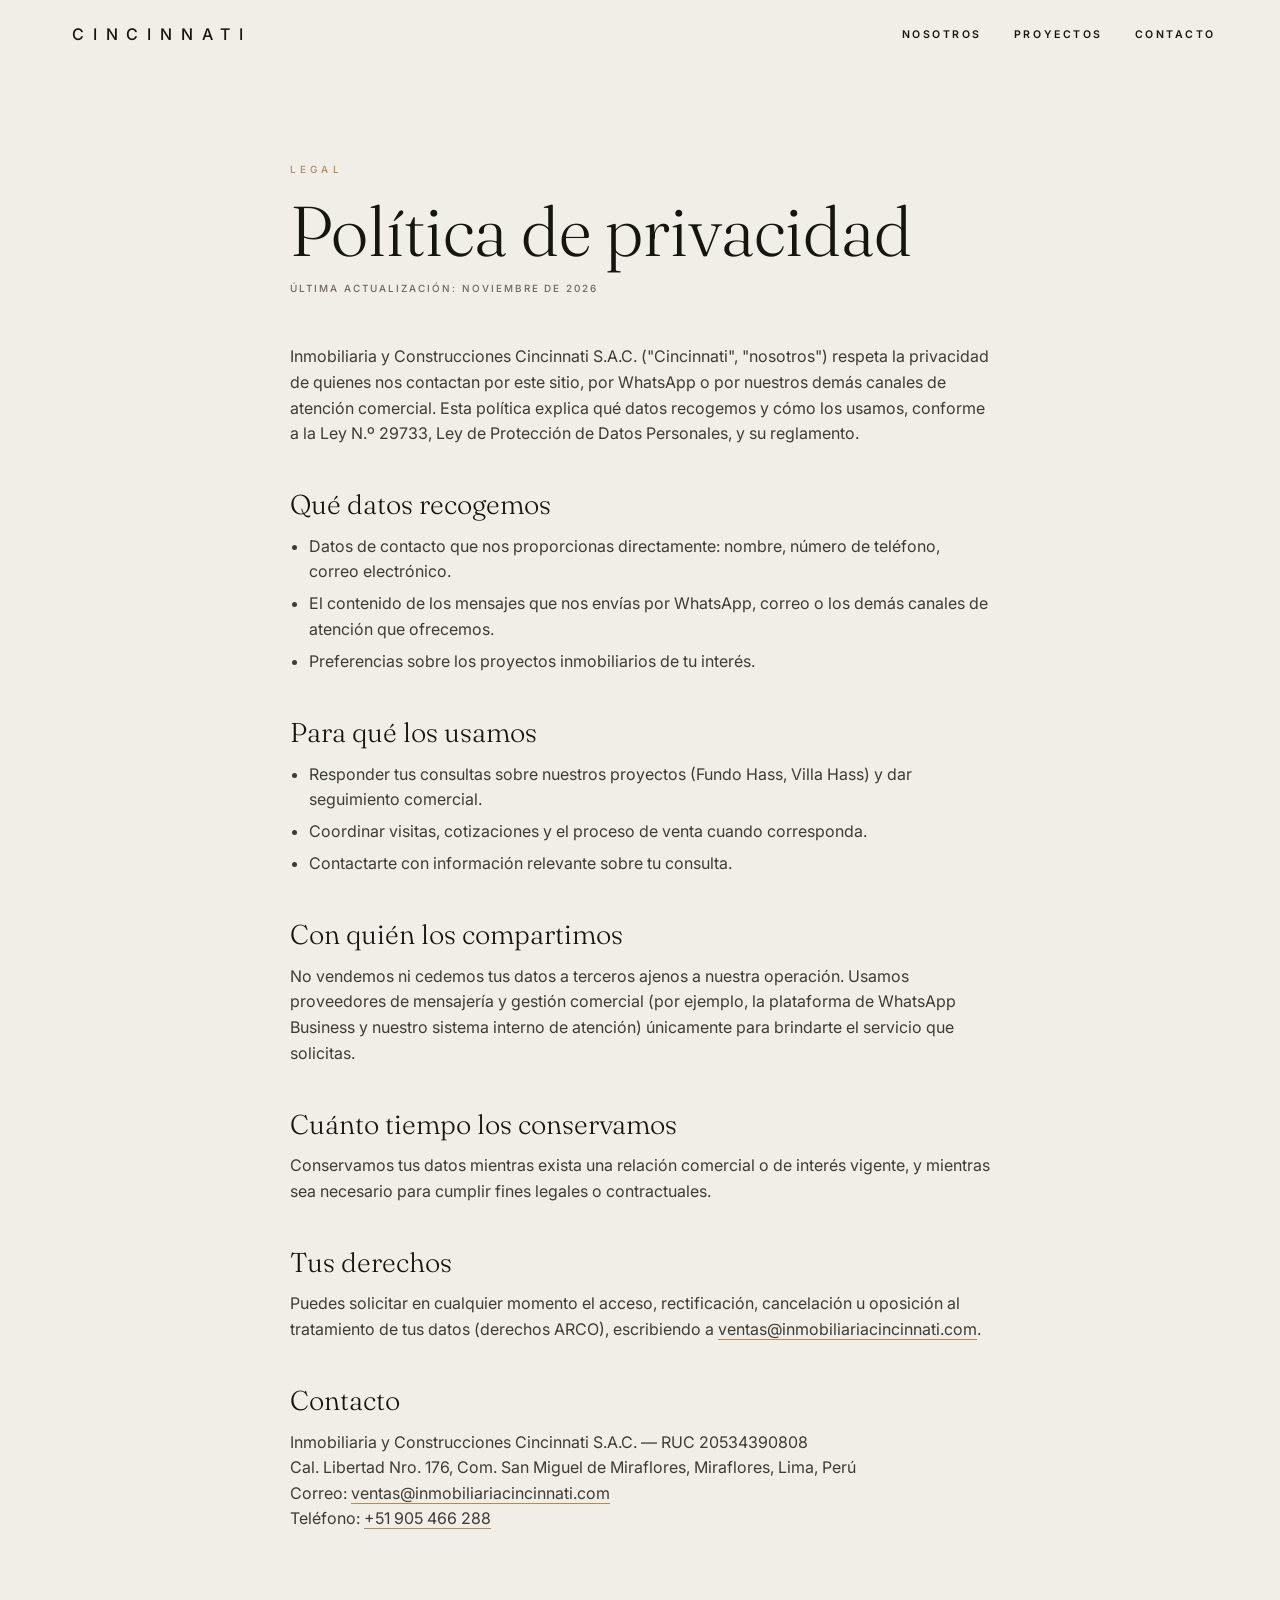
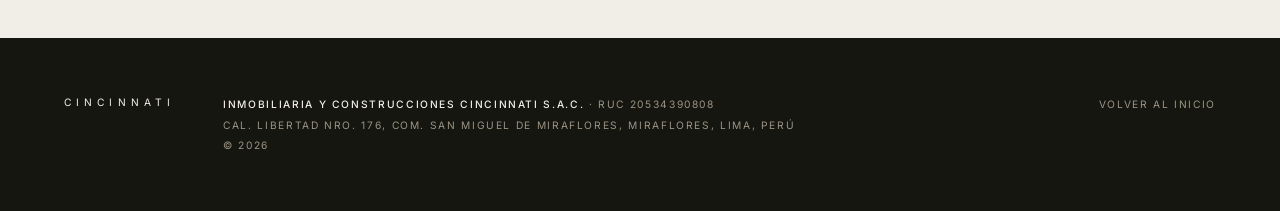
<file: privacy.html>
<!doctype html>
<html lang="es">
<head>
<meta charset="utf-8">
<meta name="viewport" content="width=device-width, initial-scale=1">
<title>Política de privacidad — Inmobiliaria y Construcciones Cincinnati S.A.C.</title>
<link rel="icon" href="data:image/svg+xml,%3Csvg xmlns='http://www.w3.org/2000/svg' viewBox='0 0 64 64'%3E%3Crect width='64' height='64' fill='%2315160f'/%3E%3Ctext x='32' y='42' font-family='Georgia,serif' font-size='34' fill='%23f1eee7' text-anchor='middle'%3EC%3C/text%3E%3C/svg%3E">
<link rel="preconnect" href="https://fonts.googleapis.com">
<link rel="preconnect" href="https://fonts.gstatic.com" crossorigin>
<link href="https://fonts.googleapis.com/css2?family=Fraunces:ital,opsz,wght@0,9..144,300;1,9..144,300&family=Inter:wght@300;400;500;600&display=swap" rel="stylesheet">
<link rel="stylesheet" href="assets/style.css">
</head>
<body>

<nav class="on-light solid">
  <a class="wm" href="index.html">CINCINNATI</a>
  <div class="menu">
    <a href="index.html#nosotros">Nosotros</a>
    <a href="index.html#proyectos">Proyectos</a>
    <a href="index.html#contacto">Contacto</a>
  </div>
</nav>

<main class="legal-page">
  <div class="inner">
    <span class="eyebrow">Legal</span>
    <h1>Política de privacidad</h1>
    <div class="updated">Última actualización: noviembre de 2026</div>

    <p>Inmobiliaria y Construcciones Cincinnati S.A.C. ("Cincinnati", "nosotros") respeta la privacidad de quienes nos contactan por este sitio, por WhatsApp o por nuestros demás canales de atención comercial. Esta política explica qué datos recogemos y cómo los usamos, conforme a la Ley N.º 29733, Ley de Protección de Datos Personales, y su reglamento.</p>

    <h2>Qué datos recogemos</h2>
    <ul>
      <li>Datos de contacto que nos proporcionas directamente: nombre, número de teléfono, correo electrónico.</li>
      <li>El contenido de los mensajes que nos envías por WhatsApp, correo o los demás canales de atención que ofrecemos.</li>
      <li>Preferencias sobre los proyectos inmobiliarios de tu interés.</li>
    </ul>

    <h2>Para qué los usamos</h2>
    <ul>
      <li>Responder tus consultas sobre nuestros proyectos (Fundo Hass, Villa Hass) y dar seguimiento comercial.</li>
      <li>Coordinar visitas, cotizaciones y el proceso de venta cuando corresponda.</li>
      <li>Contactarte con información relevante sobre tu consulta.</li>
    </ul>

    <h2>Con quién los compartimos</h2>
    <p>No vendemos ni cedemos tus datos a terceros ajenos a nuestra operación. Usamos proveedores de mensajería y gestión comercial (por ejemplo, la plataforma de WhatsApp Business y nuestro sistema interno de atención) únicamente para brindarte el servicio que solicitas.</p>

    <h2>Cuánto tiempo los conservamos</h2>
    <p>Conservamos tus datos mientras exista una relación comercial o de interés vigente, y mientras sea necesario para cumplir fines legales o contractuales.</p>

    <h2>Tus derechos</h2>
    <p>Puedes solicitar en cualquier momento el acceso, rectificación, cancelación u oposición al tratamiento de tus datos (derechos ARCO), escribiendo a <a href="mailto:ventas@inmobiliariacincinnati.com">ventas@inmobiliariacincinnati.com</a>.</p>

    <h2>Contacto</h2>
    <p>Inmobiliaria y Construcciones Cincinnati S.A.C. — RUC 20534390808<br>
    Cal. Libertad Nro. 176, Com. San Miguel de Miraflores, Miraflores, Lima, Perú<br>
    Correo: <a href="mailto:ventas@inmobiliariacincinnati.com">ventas@inmobiliariacincinnati.com</a><br>
    Teléfono: <a href="tel:+51905466288">+51 905 466 288</a></p>
  </div>
</main>

<footer>
  <span class="wm">CINCINNATI</span>
  <div class="legal-id">
    <strong>Inmobiliaria y Construcciones Cincinnati S.A.C.</strong> · RUC 20534390808<br>
    Cal. Libertad Nro. 176, Com. San Miguel de Miraflores, Miraflores, Lima, Perú<br>
    © 2026
  </div>
  <div class="links">
    <a href="index.html">Volver al inicio</a>
  </div>
</footer>

</body>
</html>
</file>
<file: assets/style.css>
/* Inmobiliaria y Construcciones Cincinnati S.A.C. — sitio institucional
   Tipografía: Fraunces (display) + Inter (texto). */

:root {
  --ink: #15160f;
  --paper: #f1eee7;
  --paper2: #e7e2d6;
  --stone: #9c9486;
  --stone-d: #6e675b;
  --oak: #b08d57;
  --sans: "Inter", system-ui, sans-serif;
  --serif: "Fraunces", Georgia, serif;
  --pad: clamp(20px, 5vw, 84px);
}

* { margin: 0; padding: 0; box-sizing: border-box; }
html { background: var(--ink); }
body {
  background: var(--paper);
  color: var(--ink);
  font-family: var(--sans);
  font-weight: 300;
  line-height: 1.6;
  overflow-x: hidden;
  -webkit-font-smoothing: antialiased;
}
img { display: block; max-width: 100%; }
a { color: inherit; text-decoration: none; }
a:focus-visible, button:focus-visible { outline: 2px solid var(--oak); outline-offset: 4px; }
::selection { background: var(--oak); color: #1a1304; }

html.lenis, html.lenis body { height: auto; }
.lenis.lenis-smooth { scroll-behavior: auto !important; }
.lenis.lenis-stopped { overflow: hidden; }

.serif { font-family: var(--serif); font-weight: 300; }
.num { font-variant-numeric: tabular-nums; }
.eyebrow {
  display: block;
  font-size: .62rem;
  letter-spacing: .42em;
  text-transform: uppercase;
  color: var(--oak);
  font-weight: 500;
}

/* loader */
.loader {
  position: fixed;
  inset: 0;
  z-index: 120;
  background: var(--ink);
  display: grid;
  place-items: center;
  transition: opacity .8s;
}
.loader.done { opacity: 0; pointer-events: none; }
.loader .mk {
  font-size: clamp(.9rem, 3.4vw, 1.4rem);
  letter-spacing: .7em;
  color: var(--paper);
  padding-left: .7em;
}
.loader .bar {
  position: absolute;
  bottom: 16%;
  left: 50%;
  transform: translateX(-50%);
  width: 130px;
  height: 1px;
  background: rgba(241, 238, 231, .16);
  overflow: hidden;
}
.loader .bar i { display: block; height: 100%; width: 0; background: var(--oak); transition: width .3s; }

/* nav: sin barra de fondo; cambia de color según la sección que tiene debajo */
nav {
  position: fixed;
  top: 0;
  left: 0;
  right: 0;
  z-index: 80;
  display: flex;
  align-items: center;
  justify-content: space-between;
  gap: 1rem;
  padding: 1.4rem var(--pad);
  color: var(--paper);
  transition: color .4s ease;
}
nav .wm {
  font-size: 1rem;
  letter-spacing: .55em;
  font-weight: 500;
  padding-left: .5em;
  text-shadow: 0 1px 2px rgba(8, 9, 5, .72), 0 0 12px rgba(8, 9, 5, .5);
}
nav .menu {
  display: flex;
  gap: 2rem;
  font-size: .66rem;
  letter-spacing: .24em;
  text-transform: uppercase;
  font-weight: 600;
}
nav .menu a {
  text-shadow: 0 1px 2px rgba(8, 9, 5, .78), 0 0 12px rgba(8, 9, 5, .58);
  transition: color .25s;
}
nav .menu a:hover { color: var(--oak); }
nav.on-light { color: var(--ink); }
nav.on-light .wm, nav.on-light .menu a { text-shadow: none; }
nav.solid { background: var(--paper); }
@media (max-width: 680px) {
  nav { padding-top: 1.1rem; padding-bottom: 1.1rem; }
  nav .wm { font-size: .72rem; letter-spacing: .32em; padding-left: 0; }
  nav .menu { gap: .9rem; font-size: .56rem; letter-spacing: .12em; }
}

/* hero: secuencia fija que avanza con el scroll */
#fly { position: relative; height: 100vh; height: 100svh; overflow: hidden; background: var(--ink); }
#fly .layer { position: absolute; inset: 0; opacity: 0; will-change: transform, opacity; }
#fly #L0 { opacity: 1; }
#fly .layer img { width: 100%; height: 100%; object-fit: cover; }
#fly .layer::after {
  content: "";
  position: absolute;
  inset: 0;
  background: linear-gradient(180deg, rgba(12, 13, 9, .42), transparent 30%, transparent 50%, rgba(12, 13, 9, .78));
}
#fly .cap, #fly h1 {
  position: absolute;
  left: var(--pad);
  right: var(--pad);
  bottom: 13vh;
  color: #fff;
  will-change: transform, opacity;
}
#fly .cap { z-index: 5; max-width: 30ch; }
#fly .cap .t {
  font-family: var(--serif);
  font-weight: 300;
  font-size: clamp(1.6rem, 3.2vw, 2.8rem);
  line-height: 1.1;
  opacity: 0;
  text-shadow: 0 1px 18px rgba(8, 9, 5, .55);
}
#fly h1 { z-index: 6; }
#fly h1 .k {
  display: block;
  font-family: var(--sans);
  font-weight: 600;
  font-size: .72rem;
  letter-spacing: .5em;
  text-transform: uppercase;
  color: #e8c489;
  margin-bottom: 1.1rem;
  padding-left: .4em;
  text-shadow: 0 1px 3px rgba(8, 9, 5, .85), 0 0 14px rgba(8, 9, 5, .6);
}
#fly h1 .b {
  display: block;
  font-family: var(--serif);
  font-weight: 300;
  font-size: clamp(3rem, 8vw, 7rem);
  line-height: .95;
  letter-spacing: .01em;
  text-shadow: 0 2px 30px rgba(8, 9, 5, .45);
}
.scrollcue {
  position: absolute;
  left: 50%;
  bottom: 3.5vh;
  transform: translateX(-50%);
  z-index: 7;
  color: rgba(255, 255, 255, .7);
  font-size: .55rem;
  letter-spacing: .4em;
  text-transform: uppercase;
  display: flex;
  flex-direction: column;
  align-items: center;
  gap: .6rem;
}
.scrollcue .ln { width: 1px; height: 40px; background: linear-gradient(var(--oak), transparent); }

.wrap { padding: clamp(6rem, 13vh, 11rem) var(--pad); }

/* manifiesto */
.manifesto { background: var(--paper); text-align: center; }
.manifesto .big {
  font-family: var(--serif);
  font-weight: 300;
  font-size: clamp(2rem, 5.2vw, 4.6rem);
  line-height: 1.12;
  max-width: 20ch;
  margin: 1.6rem auto 0;
  letter-spacing: -.01em;
}
.manifesto .big em { font-style: italic; color: var(--oak); }

/* nosotros: foto + texto */
.about { background: var(--paper2); }
.split { display: grid; grid-template-columns: 1.1fr .9fr; gap: clamp(2rem, 5vw, 5rem); align-items: center; }
.split .media { overflow: hidden; }
.split .media img { width: 100%; height: clamp(420px, 72vh, 720px); object-fit: cover; }
.split .copy h2 {
  font-family: var(--serif);
  font-weight: 300;
  font-size: clamp(2rem, 4.4vw, 3.6rem);
  line-height: 1.05;
  margin: 1rem 0 1.2rem;
}
.split .copy p { color: var(--stone-d); max-width: 44ch; margin-bottom: 1rem; font-weight: 400; }
.split .meta { display: flex; gap: 2.6rem; margin-top: 2rem; flex-wrap: wrap; }
.split .meta .v { font-family: var(--serif); font-size: 2rem; }
.split .meta .l { font-size: .6rem; letter-spacing: .2em; text-transform: uppercase; color: var(--stone-d); margin-top: .3rem; font-weight: 400; }
@media (max-width: 820px) {
  .split { grid-template-columns: 1fr; gap: 2rem; }
  .split .media img { height: 52vh; }
}

/* proyectos */
.projects { background: var(--ink); color: var(--paper); }
.projects .head { max-width: 56ch; margin-bottom: clamp(3rem, 6vh, 5rem); }
.projects .head h2 {
  font-family: var(--serif);
  font-weight: 300;
  font-size: clamp(1.9rem, 4.2vw, 3.2rem);
  line-height: 1.1;
  margin-top: 1rem;
}
.projects .list { display: grid; grid-template-columns: repeat(2, minmax(0, 1fr)); gap: clamp(2rem, 4vw, 4rem); }
.project .pmedia {
  position: relative;
  overflow: hidden;
  min-height: clamp(300px, 50vh, 520px);
  box-shadow: 0 30px 80px rgba(0, 0, 0, .45);
}
.project .pmedia img {
  position: absolute;
  top: -12%;
  left: 0;
  width: 100%;
  height: 124%;
  object-fit: cover;
  will-change: transform;
}
.project .pmedia::after {
  content: "";
  position: absolute;
  inset: 0;
  background: linear-gradient(to top right, rgba(8, 9, 5, .62), transparent 42%);
}
.project .pmedia .tag {
  position: absolute;
  left: 1.1rem;
  bottom: 1rem;
  z-index: 2;
  font-size: .56rem;
  letter-spacing: .2em;
  text-transform: uppercase;
  font-weight: 500;
  text-shadow: 0 1px 3px rgba(0, 0, 0, .9), 0 0 10px rgba(0, 0, 0, .7);
}
.project h3 {
  font-family: var(--serif);
  font-weight: 300;
  font-size: clamp(1.8rem, 3.4vw, 2.8rem);
  line-height: 1;
  color: #fff;
  margin: 1.8rem 0 .8rem;
}
.project p { color: var(--stone); max-width: 42ch; font-size: .98rem; line-height: 1.75; }
.project .more {
  display: inline-block;
  margin-top: 1.3rem;
  padding-bottom: .35rem;
  border-bottom: 1px solid var(--oak);
  font-size: .62rem;
  letter-spacing: .22em;
  text-transform: uppercase;
  font-weight: 500;
  transition: color .25s;
}
.project .more:hover { color: var(--oak); }
@media (max-width: 820px) {
  .projects .list { grid-template-columns: 1fr; gap: 3.5rem; }
  .project .pmedia { min-height: 44vh; }
}

/* contacto */
.contact { background: var(--paper); text-align: center; }
.contact h2 { font-family: var(--serif); font-weight: 300; font-size: clamp(2.4rem, 6vw, 5rem); line-height: 1.05; margin: 1rem 0; }
.contact > p { max-width: 44ch; margin: 0 auto 2.6rem; color: var(--stone-d); font-weight: 400; }
.channels {
  display: grid;
  grid-template-columns: minmax(0, 1fr) minmax(0, 1.7fr) minmax(0, 1fr);
  max-width: 1100px;
  margin: 0 auto;
  border-top: 1px solid rgba(21, 22, 15, .16);
}
.channels a { display: block; padding: 2rem 1rem 0; transition: color .25s; }
.channels a + a { border-left: 1px solid rgba(21, 22, 15, .16); }
.channels a:hover { color: var(--oak); }
.channels .k { display: block; font-size: .6rem; letter-spacing: .22em; text-transform: uppercase; color: var(--stone-d); font-weight: 500; margin-bottom: .6rem; }
.channels .v { font-family: var(--serif); font-size: clamp(1.05rem, 1.7vw, 1.45rem); overflow-wrap: anywhere; }
@media (max-width: 820px) {
  .channels { grid-template-columns: 1fr; }
  .channels a { padding: 1.6rem 0; }
  .channels a + a { border-left: 0; border-top: 1px solid rgba(21, 22, 15, .16); }
}

/* footer */
footer {
  background: var(--ink);
  color: var(--stone);
  padding: 3.5rem var(--pad);
  display: flex;
  justify-content: space-between;
  align-items: flex-start;
  flex-wrap: wrap;
  gap: 1.6rem 3rem;
  font-size: .64rem;
  letter-spacing: .16em;
  text-transform: uppercase;
  font-weight: 400;
}
footer .wm { letter-spacing: .5em; color: var(--paper); }
footer .legal-id { line-height: 2; flex: 1 1 28rem; }
footer .legal-id strong { color: var(--paper); font-weight: 500; }
footer .links { display: flex; flex-direction: column; gap: .5rem; line-height: 2; }
footer a { transition: color .25s; }
footer a:hover { color: var(--paper); }

/* página legal */
.legal-page { background: var(--paper); padding: clamp(8rem, 18vh, 11rem) var(--pad) clamp(5rem, 10vh, 8rem); }
.legal-page .inner { max-width: 70ch; margin: 0 auto; }
.legal-page h1 { font-family: var(--serif); font-weight: 300; font-size: clamp(2.4rem, 6vw, 4.4rem); line-height: 1.05; margin: 1rem 0 .8rem; }
.legal-page .updated { font-size: .62rem; letter-spacing: .2em; text-transform: uppercase; color: var(--stone-d); font-weight: 500; margin-bottom: 3rem; }
.legal-page h2 { font-family: var(--serif); font-weight: 300; font-size: 1.7rem; line-height: 1.2; margin: 2.6rem 0 .8rem; }
.legal-page p, .legal-page li { font-weight: 400; color: #3c3d33; }
.legal-page p { margin-bottom: 1rem; }
.legal-page ul { padding-left: 1.2rem; margin-bottom: 1rem; }
.legal-page li { margin-bottom: .4rem; }
.legal-page a { border-bottom: 1px solid var(--oak); }

@media (prefers-reduced-motion: reduce) {
  .scrollcue, #fly .cap { display: none; }
  #fly #L0 { opacity: 1 !important; transform: none !important; }
}
</file>
